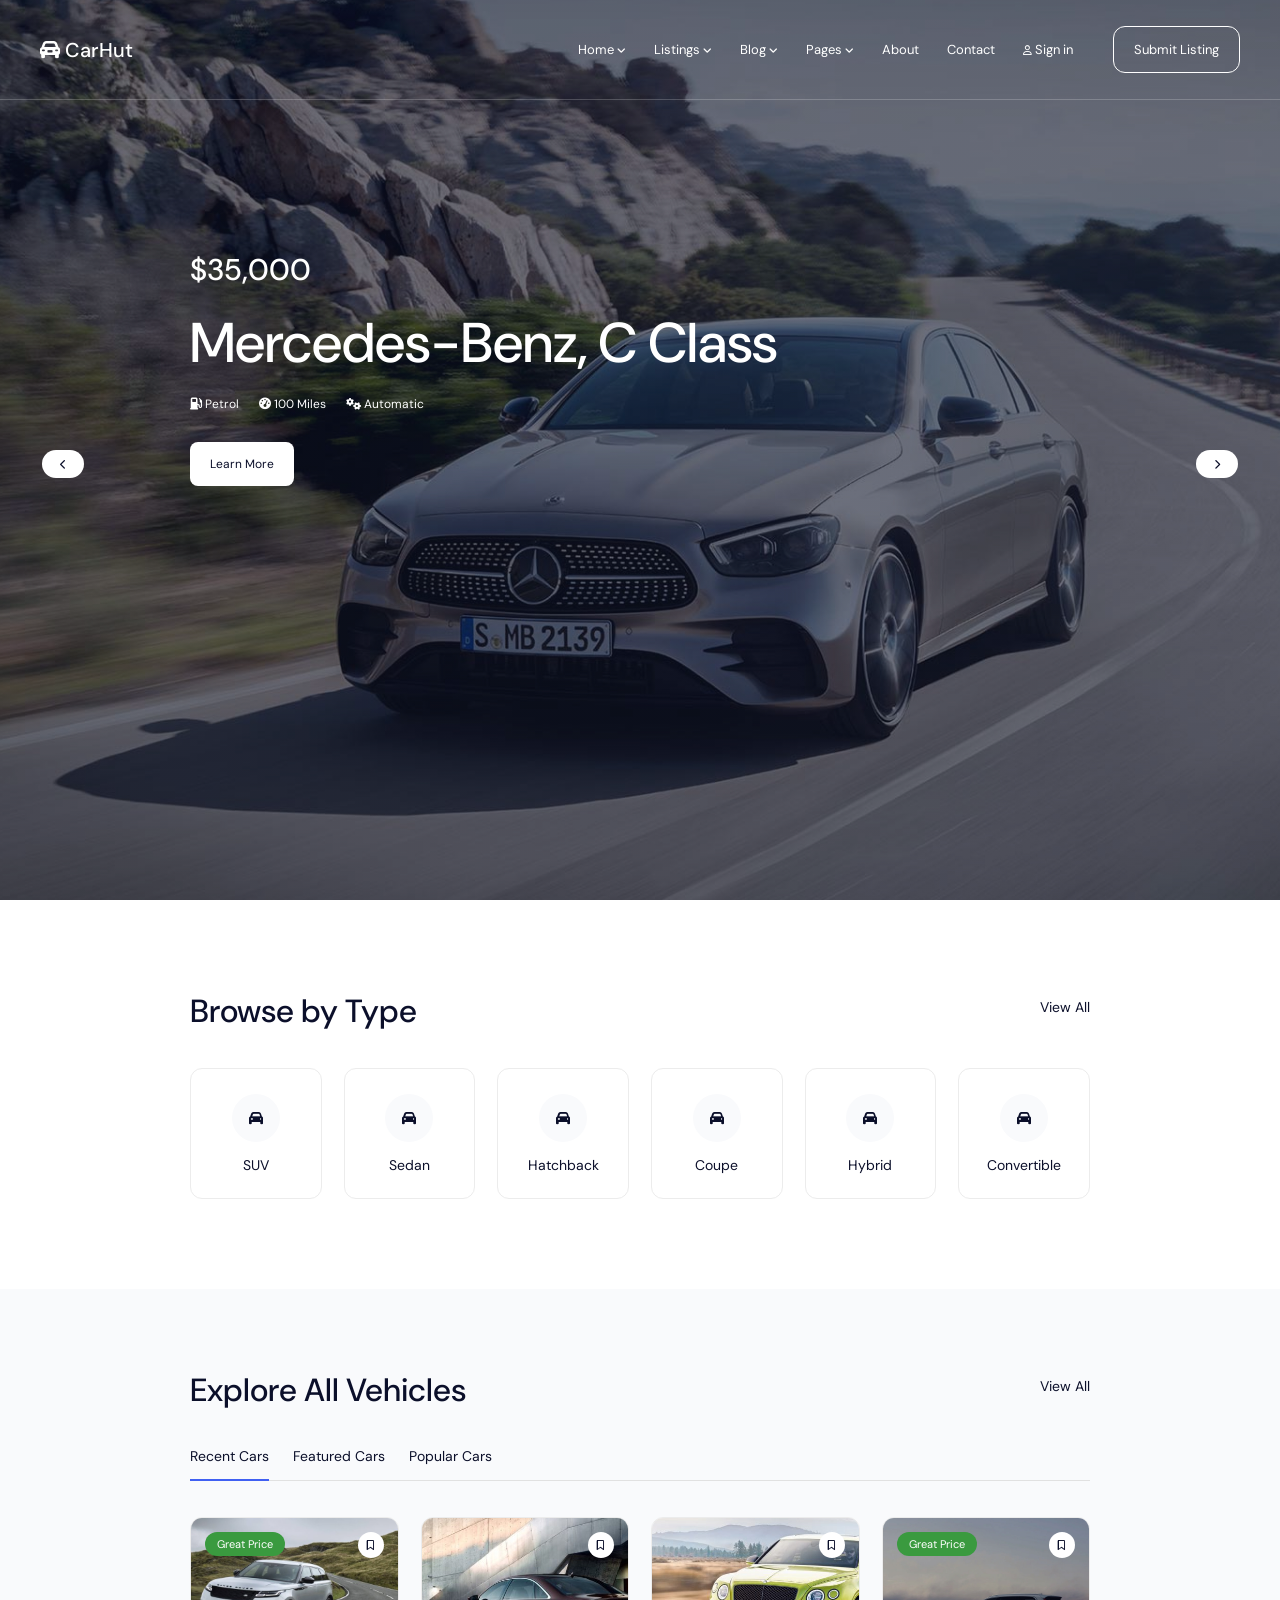
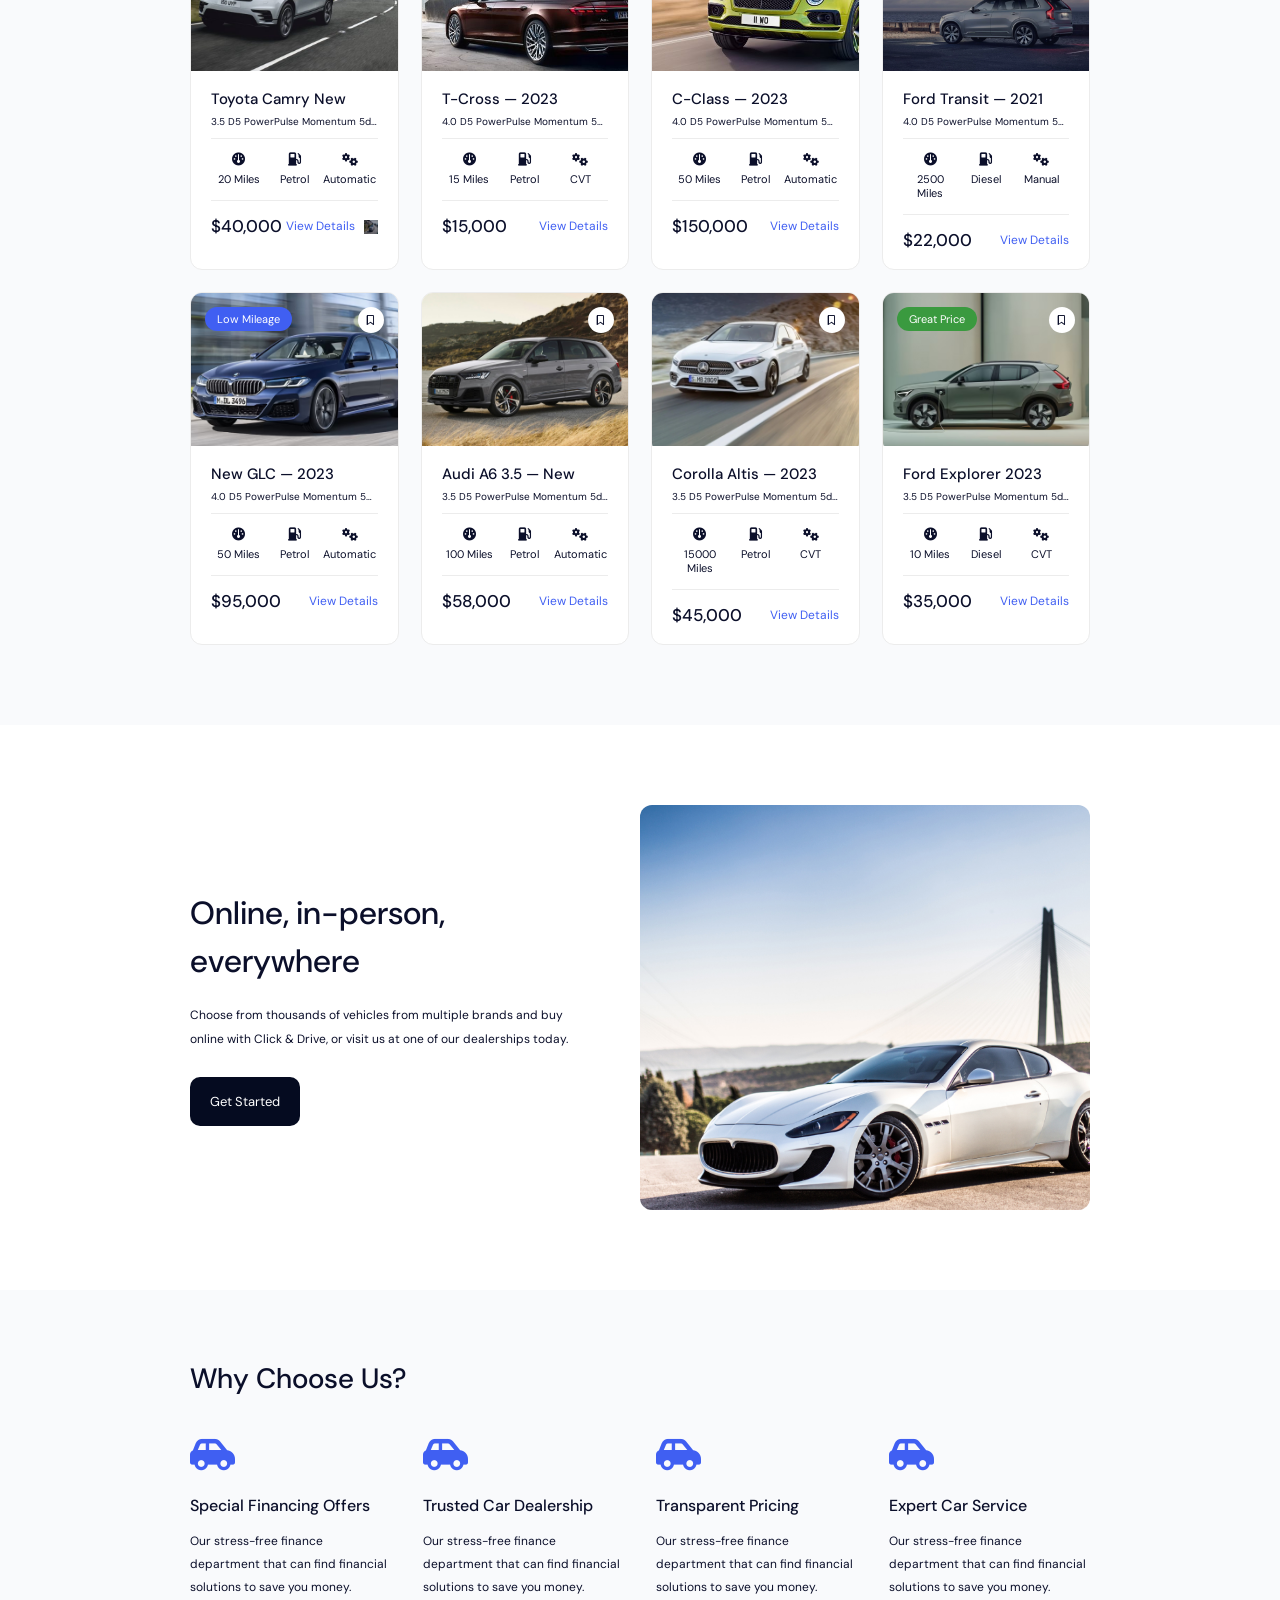
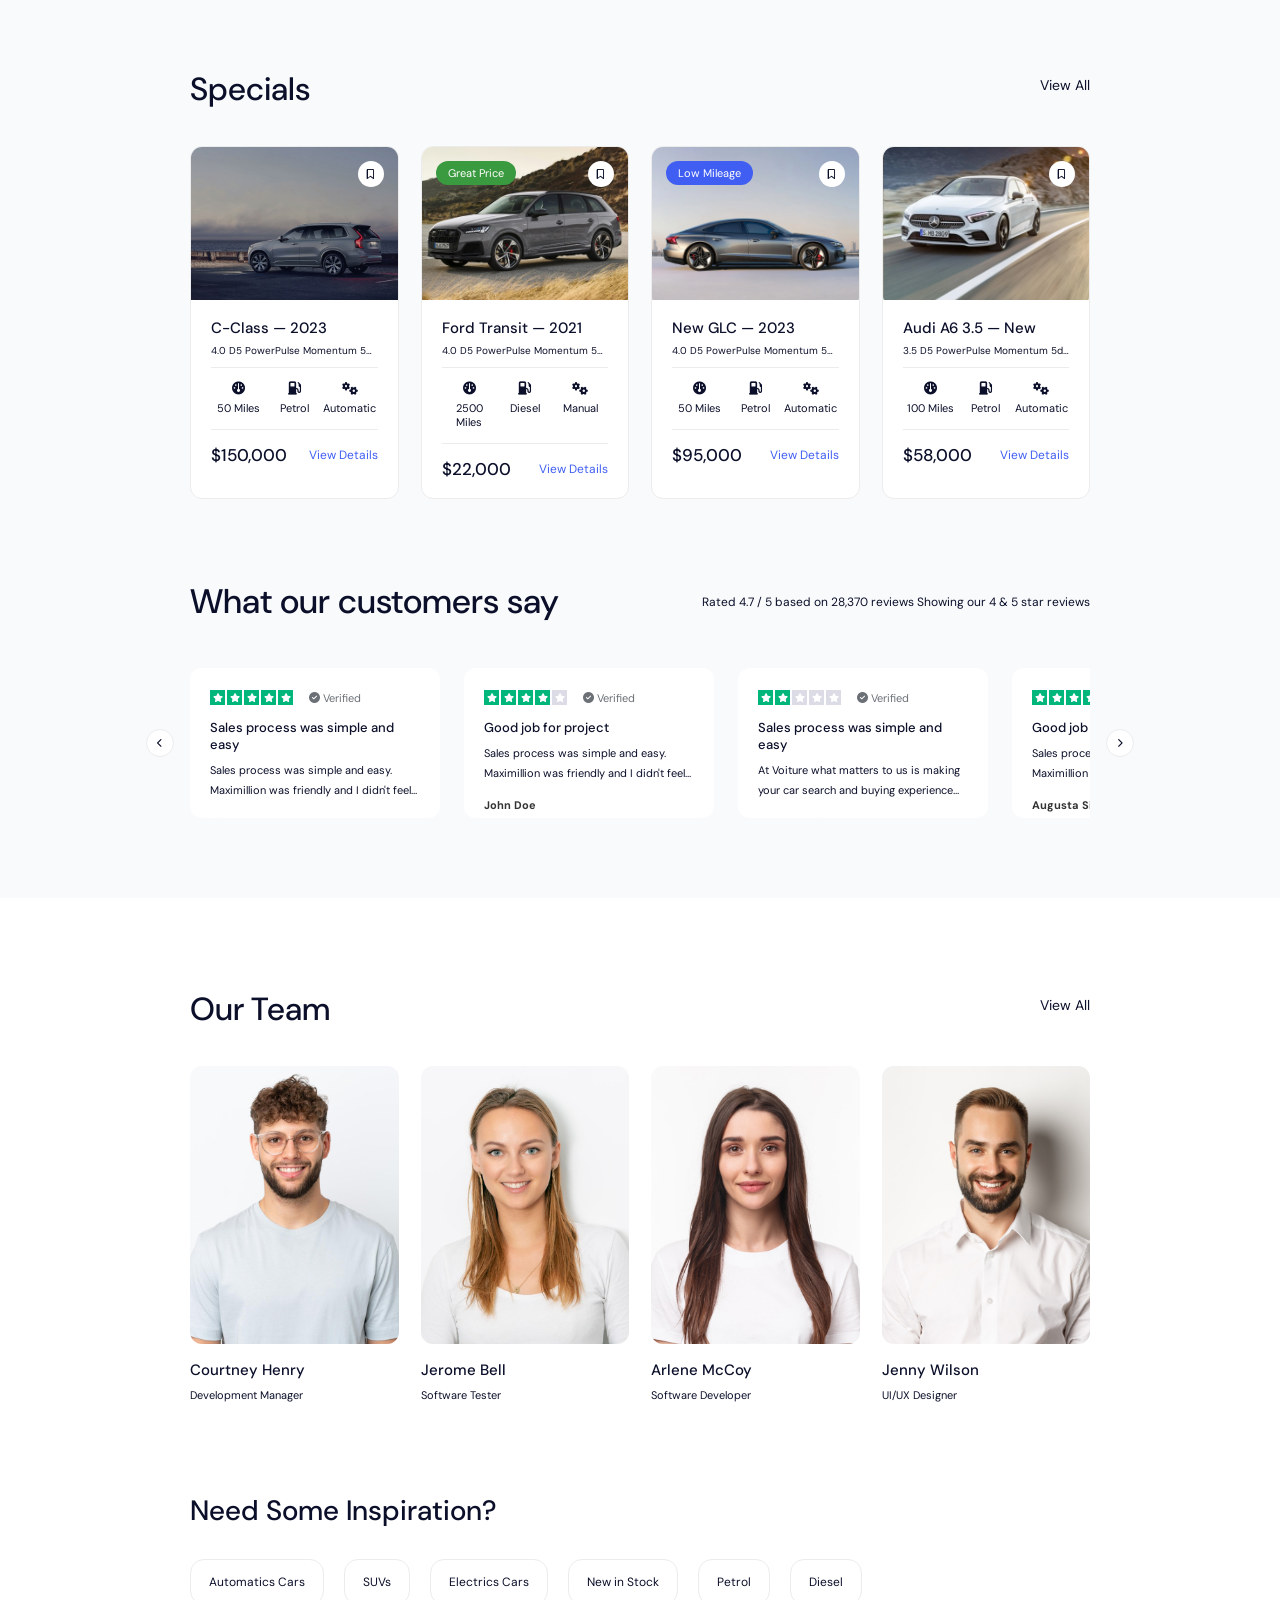
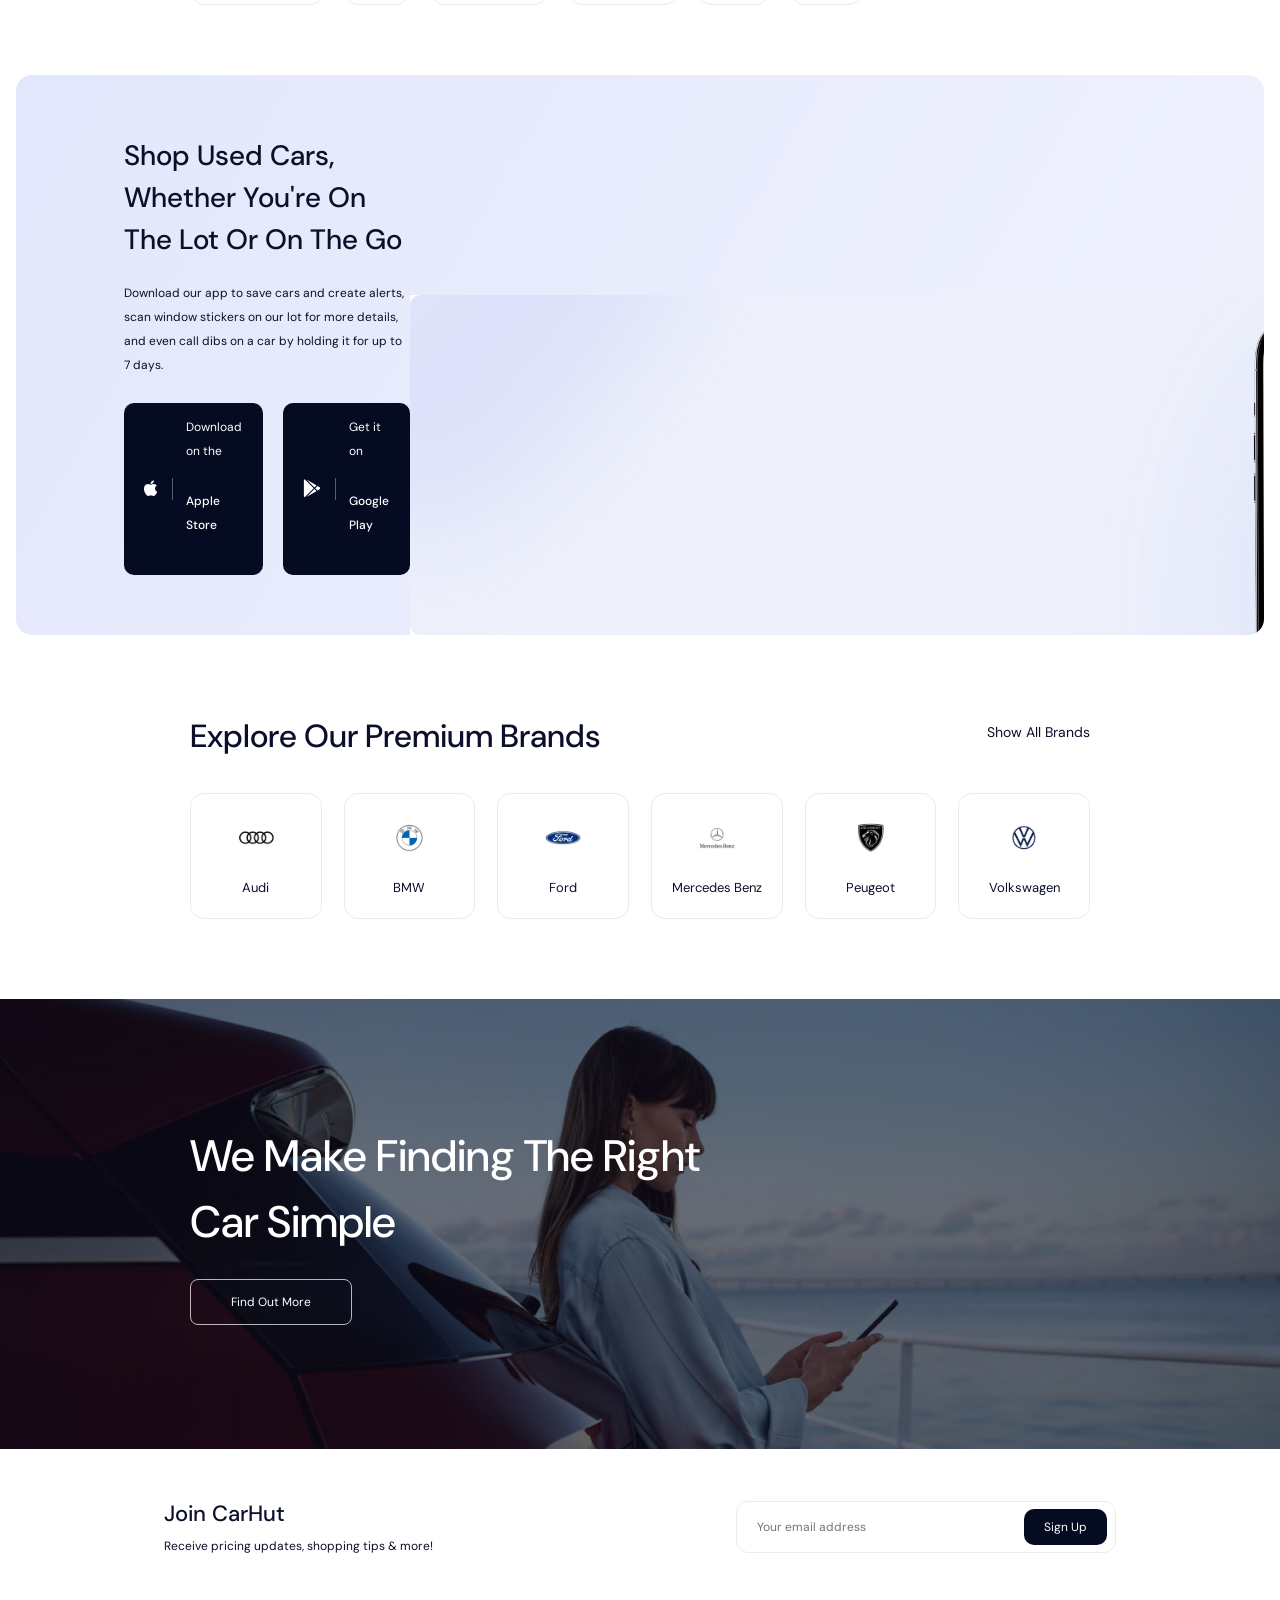
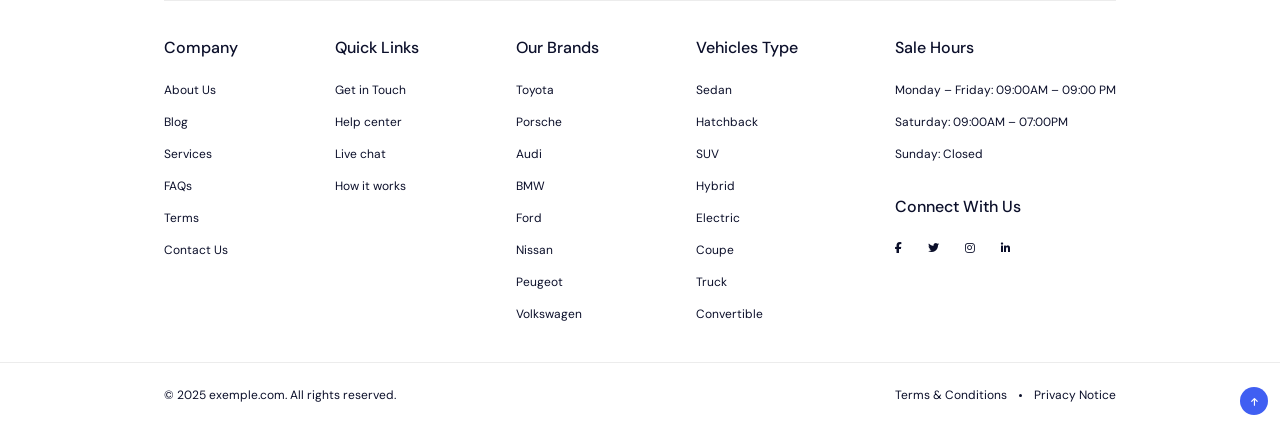
<file: oxrgi figma/oxrgi figma2/oxrgi figma2.html>
<!doctype html>
<html lang="en">
  <head>
    <meta charset="UTF-8" />
    <meta name="viewport" content="width=device-width, initial-scale=1" />
    <title>CarHut</title>
    <link
      rel="stylesheet"
      href="https://cdnjs.cloudflare.com/ajax/libs/font-awesome/6.5.1/css/all.min.css"
    />
    <link
      rel="stylesheet"
      href="https://fonts.googleapis.com/css2?family=DM+Sans:wght@400;500;700&display=swap"
    />
    <link rel="stylesheet" href="./oxrgi figma2.css" />
  </head>
  <body>
    <!-- ===== HERO ===== -->
    <div class="hero">
      <div class="header">
        <a href="#" class="logo"><i class="fa-solid fa-car-rear"></i> CarHut</a>

        <div class="header-right">
          <div class="menu">
            <button class="menu-btn">
              Home <i class="fa-solid fa-angle-down"></i>
            </button>
            <button class="menu-btn">
              Listings <i class="fa-solid fa-angle-down"></i>
            </button>
            <button class="menu-btn">
              Blog <i class="fa-solid fa-angle-down"></i>
            </button>
            <button class="menu-btn">
              Pages <i class="fa-solid fa-angle-down"></i>
            </button>
            <a href="#">About</a>
            <a href="#">Contact</a>
            <a href="#" id="signin-link"
              ><i class="fa-regular fa-user"></i> Sign in</a
            >
          </div>
          <a href="#" class="submit-btn" id="submit-btn">Submit Listing</a>
        </div>
      </div>

      <div class="car-info">
        <p class="price">$35,000</p>
        <h1>Mercedes-Benz, C Class</h1>
        <div class="hero-specs">
          <span><i class="fa-solid fa-gas-pump"></i> Petrol</span>
          <span><i class="fa-solid fa-gauge-high"></i> 100 Miles</span>
          <span><i class="fa-solid fa-gears"></i> Automatic</span>
        </div>
        <a href="#" class="learn-btn">Learn More </a>
      </div>

      <button class="hero-arrow hero-prev">
        <i class="fa-solid fa-chevron-left"></i>
      </button>
      <button class="hero-arrow hero-next">
        <i class="fa-solid fa-chevron-right"></i>
      </button>
    </div>

    <!-- ===== BROWSE BY TYPE ===== -->
    <section class="types">
      <div class="section-head">
        <h2>Browse by Type</h2>
        <a href="#" class="view-all">View All </a>
      </div>

      <div class="type-row">
        <a href="#" class="type-card">
          <span class="type-icon"><i class="fa-solid fa-car"></i></span>
          <p>SUV</p>
        </a>
        <a href="#" class="type-card">
          <span class="type-icon"><i class="fa-solid fa-car"></i></span>
          <p>Sedan</p>
        </a>
        <a href="#" class="type-card">
          <span class="type-icon"><i class="fa-solid fa-car"></i></span>
          <p>Hatchback</p>
        </a>
        <a href="#" class="type-card">
          <span class="type-icon"><i class="fa-solid fa-car"></i></span>
          <p>Coupe</p>
        </a>
        <a href="#" class="type-card">
          <span class="type-icon"><i class="fa-solid fa-car"></i></span>
          <p>Hybrid</p>
        </a>
        <a href="#" class="type-card">
          <span class="type-icon"><i class="fa-solid fa-car"></i></span>
          <p>Convertible</p>
        </a>
      </div>
    </section>

    <!-- ===== EXPLORE ALL VEHICLES ===== -->
    <section class="vehicles grey">
      <div class="section-head">
        <h2>Explore All Vehicles</h2>
        <a href="#" class="view-all">View All </a>
      </div>

      <div class="tabs">
        <button class="active">Recent Cars</button>
        <button>Featured Cars</button>
        <button>Popular Cars</button>
      </div>

      <div class="car-grid">
        <div class="car-card">
          <div
            class="car-photo"
            style="
              background-image: url(./5e04709e6424eb18f47268bd197a88c3bc96dff5.jpg);
            "
          >
            <span class="badge green">Great Price</span>
            <button class="save-btn">
              <i class="fa-regular fa-bookmark"></i>
            </button>
          </div>
          <div class="car-body">
            <h3>Toyota Camry New</h3>
            <p class="car-sub">3.5 D5 PowerPulse Momentum 5dr AW...</p>
            <div class="spec-row">
              <span><i class="fa-solid fa-gauge"></i>20 Miles</span>
              <span><i class="fa-solid fa-gas-pump"></i>Petrol</span>
              <span><i class="fa-solid fa-gears"></i>Automatic</span>
            </div>
            <div class="car-footer">
              <span class="car-price">$40,000</span>
              <a href="#" class="details-link"
                >View Details <img class="arrow" src="./mers.jpg" alt=""
              /></a>
            </div>
          </div>
        </div>

        <div class="car-card">
          <div class="car-photo" style="background-image: url(../n3.jpg)">
            <button class="save-btn">
              <i class="fa-regular fa-bookmark"></i>
            </button>
          </div>
          <div class="car-body">
            <h3>T-Cross — 2023</h3>
            <p class="car-sub">4.0 D5 PowerPulse Momentum 5dr AW...</p>
            <div class="spec-row">
              <span><i class="fa-solid fa-gauge"></i>15 Miles</span>
              <span><i class="fa-solid fa-gas-pump"></i>Petrol</span>
              <span><i class="fa-solid fa-gears"></i>CVT</span>
            </div>
            <div class="car-footer">
              <span class="car-price">$15,000</span>
              <a href="#" class="details-link">View Details </a>
            </div>
          </div>
        </div>

        <div class="car-card">
          <div class="car-photo" style="background-image: url(../n2.jpg)">
            <button class="save-btn">
              <i class="fa-regular fa-bookmark"></i>
            </button>
          </div>
          <div class="car-body">
            <h3>C-Class — 2023</h3>
            <p class="car-sub">4.0 D5 PowerPulse Momentum 5dr AW...</p>
            <div class="spec-row">
              <span><i class="fa-solid fa-gauge"></i>50 Miles</span>
              <span><i class="fa-solid fa-gas-pump"></i>Petrol</span>
              <span><i class="fa-solid fa-gears"></i>Automatic</span>
            </div>
            <div class="car-footer">
              <span class="car-price">$150,000</span>
              <a href="#" class="details-link">View Details </a>
            </div>
          </div>
        </div>

        <div class="car-card">
          <div class="car-photo" style="background-image: url(../salom/1.jpg)">
            <span class="badge green">Great Price</span>
            <button class="save-btn">
              <i class="fa-regular fa-bookmark"></i>
            </button>
          </div>
          <div class="car-body">
            <h3>Ford Transit — 2021</h3>
            <p class="car-sub">4.0 D5 PowerPulse Momentum 5dr AW...</p>
            <div class="spec-row">
              <span><i class="fa-solid fa-gauge"></i>2500 Miles</span>
              <span><i class="fa-solid fa-gas-pump"></i>Diesel</span>
              <span><i class="fa-solid fa-gears"></i>Manual</span>
            </div>
            <div class="car-footer">
              <span class="car-price">$22,000</span>
              <a href="#" class="details-link">View Details </a>
            </div>
          </div>
        </div>

        <div class="car-card">
          <div class="car-photo" style="background-image: url(../salom/2.jpg)">
            <span class="badge blue">Low Mileage</span>
            <button class="save-btn">
              <i class="fa-regular fa-bookmark"></i>
            </button>
          </div>
          <div class="car-body">
            <h3>New GLC — 2023</h3>
            <p class="car-sub">4.0 D5 PowerPulse Momentum 5dr AW...</p>
            <div class="spec-row">
              <span><i class="fa-solid fa-gauge"></i>50 Miles</span>
              <span><i class="fa-solid fa-gas-pump"></i>Petrol</span>
              <span><i class="fa-solid fa-gears"></i>Automatic</span>
            </div>
            <div class="car-footer">
              <span class="car-price">$95,000</span>
              <a href="#" class="details-link">View Details</a>
            </div>
          </div>
        </div>

        <div class="car-card">
          <div class="car-photo" style="background-image: url(../salom/3.jpg)">
            <button class="save-btn">
              <i class="fa-regular fa-bookmark"></i>
            </button>
          </div>
          <div class="car-body">
            <h3>Audi A6 3.5 — New</h3>
            <p class="car-sub">3.5 D5 PowerPulse Momentum 5dr AW...</p>
            <div class="spec-row">
              <span><i class="fa-solid fa-gauge"></i>100 Miles</span>
              <span><i class="fa-solid fa-gas-pump"></i>Petrol</span>
              <span><i class="fa-solid fa-gears"></i>Automatic</span>
            </div>
            <div class="car-footer">
              <span class="car-price">$58,000</span>
              <a href="#" class="details-link">View Details </a>
            </div>
          </div>
        </div>

        <div class="car-card">
          <div class="car-photo" style="background-image: url(../salom/5.jpg)">
            <button class="save-btn">
              <i class="fa-regular fa-bookmark"></i>
            </button>
          </div>
          <div class="car-body">
            <h3>Corolla Altis — 2023</h3>
            <p class="car-sub">3.5 D5 PowerPulse Momentum 5dr AW...</p>
            <div class="spec-row">
              <span><i class="fa-solid fa-gauge"></i>15000 Miles</span>
              <span><i class="fa-solid fa-gas-pump"></i>Petrol</span>
              <span><i class="fa-solid fa-gears"></i>CVT</span>
            </div>
            <div class="car-footer">
              <span class="car-price">$45,000</span>
              <a href="#" class="details-link">View Details </a>
            </div>
          </div>
        </div>

        <div class="car-card">
          <div class="car-photo" style="background-image: url(../salom/6.jpg)">
            <span class="badge green">Great Price</span>
            <button class="save-btn">
              <i class="fa-regular fa-bookmark"></i>
            </button>
          </div>
          <div class="car-body">
            <h3>Ford Explorer 2023</h3>
            <p class="car-sub">3.5 D5 PowerPulse Momentum 5dr AW...</p>
            <div class="spec-row">
              <span><i class="fa-solid fa-gauge"></i>10 Miles</span>
              <span><i class="fa-solid fa-gas-pump"></i>Diesel</span>
              <span><i class="fa-solid fa-gears"></i>CVT</span>
            </div>
            <div class="car-footer">
              <span class="car-price">$35,000</span>
              <a href="#" class="details-link">View Details </a>
            </div>
          </div>
        </div>
      </div>
    </section>

    <!-- ===== ONLINE, IN-PERSON ===== -->
    <section class="online">
      <div class="online-text">
        <h2>Online, in-person, everywhere</h2>
        <p>
          Choose from thousands of vehicles from multiple brands and buy online
          with Click &amp; Drive, or visit us at one of our dealerships today.
        </p>
        <a href="#" class="dark-btn">Get Started </a>
      </div>
      <img
        class="online-photo"
        src="./aa0c09aaa9c2ae00c370dfc4f57fef810bca09f7.jpg"
        alt="Car"
      />
    </section>

    <!-- ===== WHY CHOOSE US ===== -->
    <section class="why grey">
      <h2>Why Choose Us?</h2>
      <div class="why-grid">
        <div class="why-item">
          <i class="fa-solid fa-car-side"></i>
          <h4>Special Financing Offers</h4>
          <p>
            Our stress-free finance department that can find financial solutions
            to save you money.
          </p>
        </div>
        <div class="why-item">
          <i class="fa-solid fa-car-side"></i>
          <h4>Trusted Car Dealership</h4>
          <p>
            Our stress-free finance department that can find financial solutions
            to save you money.
          </p>
        </div>
        <div class="why-item">
          <i class="fa-solid fa-car-side"></i>
          <h4>Transparent Pricing</h4>
          <p>
            Our stress-free finance department that can find financial solutions
            to save you money.
          </p>
        </div>
        <div class="why-item">
          <i class="fa-solid fa-car-side"></i>
          <h4>Expert Car Service</h4>
          <p>
            Our stress-free finance department that can find financial solutions
            to save you money.
          </p>
        </div>
      </div>
    </section>

    <!-- ===== SPECIALS ===== -->
    <section class="specials grey">
      <div class="section-head">
        <h2>Specials</h2>
        <a href="#" class="view-all">View All </a>
      </div>

      <div class="car-grid">
        <div class="car-card">
          <div class="car-photo" style="background-image: url(../salom/1.jpg)">
            <button class="save-btn">
              <i class="fa-regular fa-bookmark"></i>
            </button>
          </div>
          <div class="car-body">
            <h3>C-Class — 2023</h3>
            <p class="car-sub">4.0 D5 PowerPulse Momentum 5dr AW...</p>
            <div class="spec-row">
              <span><i class="fa-solid fa-gauge"></i>50 Miles</span>
              <span><i class="fa-solid fa-gas-pump"></i>Petrol</span>
              <span><i class="fa-solid fa-gears"></i>Automatic</span>
            </div>
            <div class="car-footer">
              <span class="car-price">$150,000</span>
              <a href="#" class="details-link">View Details </a>
            </div>
          </div>
        </div>

        <div class="car-card">
          <div class="car-photo" style="background-image: url(../salom/3.jpg)">
            <span class="badge green">Great Price</span>
            <button class="save-btn">
              <i class="fa-regular fa-bookmark"></i>
            </button>
          </div>
          <div class="car-body">
            <h3>Ford Transit — 2021</h3>
            <p class="car-sub">4.0 D5 PowerPulse Momentum 5dr AW...</p>
            <div class="spec-row">
              <span><i class="fa-solid fa-gauge"></i>2500 Miles</span>
              <span><i class="fa-solid fa-gas-pump"></i>Diesel</span>
              <span><i class="fa-solid fa-gears"></i>Manual</span>
            </div>
            <div class="car-footer">
              <span class="car-price">$22,000</span>
              <a href="#" class="details-link">View Details </a>
            </div>
          </div>
        </div>

        <div class="car-card">
          <div class="car-photo" style="background-image: url(../salom/4.jpg)">
            <span class="badge blue">Low Mileage</span>
            <button class="save-btn">
              <i class="fa-regular fa-bookmark"></i>
            </button>
          </div>
          <div class="car-body">
            <h3>New GLC — 2023</h3>
            <p class="car-sub">4.0 D5 PowerPulse Momentum 5dr AW...</p>
            <div class="spec-row">
              <span><i class="fa-solid fa-gauge"></i>50 Miles</span>
              <span><i class="fa-solid fa-gas-pump"></i>Petrol</span>
              <span><i class="fa-solid fa-gears"></i>Automatic</span>
            </div>
            <div class="car-footer">
              <span class="car-price">$95,000</span>
              <a href="#" class="details-link">View Details </a>
            </div>
          </div>
        </div>

        <div class="car-card">
          <div class="car-photo" style="background-image: url(../salom/5.jpg)">
            <button class="save-btn">
              <i class="fa-regular fa-bookmark"></i>
            </button>
          </div>
          <div class="car-body">
            <h3>Audi A6 3.5 — New</h3>
            <p class="car-sub">3.5 D5 PowerPulse Momentum 5dr AW...</p>
            <div class="spec-row">
              <span><i class="fa-solid fa-gauge"></i>100 Miles</span>
              <span><i class="fa-solid fa-gas-pump"></i>Petrol</span>
              <span><i class="fa-solid fa-gears"></i>Automatic</span>
            </div>
            <div class="car-footer">
              <span class="car-price">$58,000</span>
              <a href="#" class="details-link">View Details </a>
            </div>
          </div>
        </div>
      </div>
    </section>

    <!-- ===== REVIEWS ===== -->
    <section class="reviews grey">
      <div class="review-head">
        <h2>What our customers say</h2>
        <p class="review-rate">
          Rated 4.7 / 5 based on 28,370 reviews Showing our 4 &amp; 5 star
          reviews
        </p>
      </div>

      <div class="review-wrap">
        <button class="review-btn review-left" id="review-prev">
          <i class="fa-solid fa-chevron-left"></i>
        </button>

        <div class="review-rail" id="review-rail">
          <div class="review-card">
            <div class="review-top">
              <div class="stars">
                <span class="star"><i class="fa-solid fa-star"></i></span
                ><span class="star"><i class="fa-solid fa-star"></i></span
                ><span class="star"><i class="fa-solid fa-star"></i></span
                ><span class="star"><i class="fa-solid fa-star"></i></span
                ><span class="star"><i class="fa-solid fa-star"></i></span>
              </div>
              <span class="verified"
                ><i class="fa-solid fa-circle-check"></i> Verified</span
              >
            </div>
            <h4>Sales process was simple and easy</h4>
            <p>
              Sales process was simple and easy. Maximillion was friendly and I
              didn't feel pressured at all.
            </p>
            <span class="review-name">Ali Tufan</span>
          </div>

          <div class="review-card">
            <div class="review-top">
              <div class="stars">
                <span class="star"><i class="fa-solid fa-star"></i></span
                ><span class="star"><i class="fa-solid fa-star"></i></span
                ><span class="star"><i class="fa-solid fa-star"></i></span
                ><span class="star"><i class="fa-solid fa-star"></i></span
                ><span class="star off"><i class="fa-solid fa-star"></i></span>
              </div>
              <span class="verified"
                ><i class="fa-solid fa-circle-check"></i> Verified</span
              >
            </div>
            <h4>Good job for project</h4>
            <p>
              Sales process was simple and easy. Maximillion was friendly and I
              didn't feel pressured at all.
            </p>
            <span class="review-name">John Doe</span>
          </div>

          <div class="review-card">
            <div class="review-top">
              <div class="stars">
                <span class="star"><i class="fa-solid fa-star"></i></span
                ><span class="star"><i class="fa-solid fa-star"></i></span
                ><span class="star off"><i class="fa-solid fa-star"></i></span
                ><span class="star off"><i class="fa-solid fa-star"></i></span
                ><span class="star off"><i class="fa-solid fa-star"></i></span>
              </div>
              <span class="verified"
                ><i class="fa-solid fa-circle-check"></i> Verified</span
              >
            </div>
            <h4>Sales process was simple and easy</h4>
            <p>
              At Voiture what matters to us is making your car search and buying
              experience easy.
            </p>
            <span class="review-name">Brooklyn Simmons</span>
          </div>

          <div class="review-card">
            <div class="review-top">
              <div class="stars">
                <span class="star"><i class="fa-solid fa-star"></i></span
                ><span class="star"><i class="fa-solid fa-star"></i></span
                ><span class="star"><i class="fa-solid fa-star"></i></span
                ><span class="star"><i class="fa-solid fa-star"></i></span
                ><span class="star"><i class="fa-solid fa-star"></i></span>
              </div>
              <span class="verified"
                ><i class="fa-solid fa-circle-check"></i> Verified</span
              >
            </div>
            <h4>Good job for project</h4>
            <p>
              Sales process was simple and easy. Maximillion was friendly and I
              didn't feel pressured at all.
            </p>
            <span class="review-name">Augusta Silva</span>
          </div>

          <div class="review-card">
            <div class="review-top">
              <div class="stars">
                <span class="star"><i class="fa-solid fa-star"></i></span
                ><span class="star"><i class="fa-solid fa-star"></i></span
                ><span class="star"><i class="fa-solid fa-star"></i></span
                ><span class="star"><i class="fa-solid fa-star"></i></span
                ><span class="star"><i class="fa-solid fa-star"></i></span>
              </div>
              <span class="verified"
                ><i class="fa-solid fa-circle-check"></i> Verified</span
              >
            </div>
            <h4>Sales process was simple and easy</h4>
            <p>
              Sales process was simple and easy. Maximillion was friendly and I
              didn't feel pressured at all.
            </p>
            <span class="review-name">Jack Graham</span>
          </div>
        </div>

        <button class="review-btn review-right" id="review-next">
          <i class="fa-solid fa-chevron-right"></i>
        </button>
      </div>
    </section>

    <!-- ===== OUR TEAM ===== -->
    <section class="team">
      <div class="section-head">
        <h2>Our Team</h2>
        <a href="#" class="view-all">View All </a>
      </div>

      <div class="team-row">
        <div class="team-card">
          <img src="./erkak2.jpg" alt="Courtney Henry" />
          <h4>Courtney Henry</h4>
          <p>Development Manager</p>
        </div>
        <div class="team-card">
          <img src="./qz.jpg" alt="Jerome Bell" />
          <h4>Jerome Bell</h4>
          <p>Software Tester</p>
        </div>
        <div class="team-card">
          <img src="./qz2.jpg" alt="Arlene McCoy" />
          <h4>Arlene McCoy</h4>
          <p>Software Developer</p>
        </div>
        <div class="team-card">
          <img src="./erkak.jpg" alt="Jenny Wilson" />
          <h4>Jenny Wilson</h4>
          <p>UI/UX Designer</p>
        </div>
      </div>
    </section>

    <!-- ===== INSPIRATION ===== -->
    <section class="inspiration">
      <h2>Need Some Inspiration?</h2>
      <div class="pill-row">
        <a href="#" class="pill">Automatics Cars</a>
        <a href="#" class="pill">SUVs</a>
        <a href="#" class="pill">Electrics Cars</a>
        <a href="#" class="pill">New in Stock</a>
        <a href="#" class="pill">Petrol</a>
        <a href="#" class="pill">Diesel</a>
      </div>
    </section>

    <!-- ===== APP ===== -->
    <section class="app">
      <div class="app-box">
        <div class="app-text">
          <h2>Shop Used Cars, Whether You're On The Lot Or On The Go</h2>
          <p>
            Download our app to save cars and create alerts, scan window
            stickers on our lot for more details, and even call dibs on a car by
            holding it for up to 7 days.
          </p>

          <div class="app-btns">
            <a href="#" class="app-btn">
              <i class="fa-brands fa-apple"></i>
              <span class="app-line"></span>
              <div>
                <p class="app-small">Download on the</p>
                <p class="app-big">Apple Store</p>
              </div>
            </a>
            <a href="#" class="app-btn">
              <i class="fa-brands fa-google-play"></i>
              <span class="app-line"></span>
              <div>
                <p class="app-small">Get it on</p>
                <p class="app-big">Google Play</p>
              </div>
            </a>
          </div>
        </div>

        <img class="app-phone" src="./tlefon.jpg" alt="App" />
      </div>
    </section>

    <!-- ===== PREMIUM BRANDS ===== -->
    <section class="brands">
      <div class="section-head">
        <h2>Explore Our Premium Brands</h2>
        <a href="#" class="view-all">Show All Brands </a>
      </div>

      <div class="brand-row">
        <a href="#" class="brand-card">
          <img src="../avdiyo.jpg" alt="Audi" />
          <p>Audi</p>
        </a>
        <a href="#" class="brand-card">
          <img src="../bmw.jpg" alt="BMW" />
          <p>BMW</p>
        </a>
        <a href="#" class="brand-card">
          <img src="../buzulgan.jpg" alt="Ford" />
          <p>Ford</p>
        </a>
        <a href="#" class="brand-card">
          <img src="../mers.jpg" alt="Mercedes Benz" />
          <p>Mercedes Benz</p>
        </a>
        <a href="#" class="brand-card">
          <img src="../bugatdi.jpg" alt="Peugeot" />
          <p>Peugeot</p>
        </a>
        <a href="#" class="brand-card">
          <img src="../men.jpg" alt="Volkswagen" />
          <p>Volkswagen</p>
        </a>
      </div>
    </section>

    <!-- ===== BANNER ===== -->
    <section class="banner">
      <div class="banner-text">
        <h2>We Make Finding The Right Car Simple</h2>
        <a href="#" class="outline-btn">Find Out More </a>
      </div>
    </section>

    <!-- ===== SIGN IN MODAL ===== -->
    <div class="modal" id="login-modal">
      <div class="modal-box">
        <button class="close-btn" id="close-btn">×</button>

        <h2>Sign in</h2>
        <p class="modal-text">Please sign in to submit your listing.</p>

        <form id="login-form">
          <input type="text" placeholder="Email or username" required />
          <input type="password" placeholder="Password" required />
          <button type="submit" class="login-btn">Sign In</button>
        </form>
      </div>
    </div>

    <!-- ===== FOOTER ===== -->
    <footer class="footer">
      <div class="footer-in">
        <div class="footer-top">
          <div class="footer-about">
            <h3>Join CarHut</h3>
            <p>Receive pricing updates, shopping tips &amp; more!</p>
          </div>

          <div class="footer-join">
            <input type="text" placeholder="Your email address" />
            <button class="signup-btn">Sign Up</button>
          </div>
        </div>

        <div class="footer-cols">
          <div class="footer-col">
            <h4>Company</h4>
            <a href="#">About Us</a>
            <a href="#">Blog</a>
            <a href="#">Services</a>
            <a href="#">FAQs</a>
            <a href="#">Terms</a>
            <a href="#">Contact Us</a>
          </div>
          <div class="footer-col">
            <h4>Quick Links</h4>
            <a href="#">Get in Touch</a>
            <a href="#">Help center</a>
            <a href="#">Live chat</a>
            <a href="#">How it works</a>
          </div>
          <div class="footer-col">
            <h4>Our Brands</h4>
            <a href="#">Toyota</a>
            <a href="#">Porsche</a>
            <a href="#">Audi</a>
            <a href="#">BMW</a>
            <a href="#">Ford</a>
            <a href="#">Nissan</a>
            <a href="#">Peugeot</a>
            <a href="#">Volkswagen</a>
          </div>
          <div class="footer-col">
            <h4>Vehicles Type</h4>
            <a href="#">Sedan</a>
            <a href="#">Hatchback</a>
            <a href="#">SUV</a>
            <a href="#">Hybrid</a>
            <a href="#">Electric</a>
            <a href="#">Coupe</a>
            <a href="#">Truck</a>
            <a href="#">Convertible</a>
          </div>
          <div class="footer-col footer-last">
            <h4>Sale Hours</h4>
            <p>Monday – Friday: 09:00AM – 09:00 PM</p>
            <p>Saturday: 09:00AM – 07:00PM</p>
            <p>Sunday: Closed</p>

            <h4 class="connect">Connect With Us</h4>
            <div class="socials">
              <a href="#"><i class="fa-brands fa-facebook-f"></i></a>
              <a href="#"><i class="fa-brands fa-twitter"></i></a>
              <a href="#"><i class="fa-brands fa-instagram"></i></a>
              <a href="#"><i class="fa-brands fa-linkedin-in"></i></a>
            </div>
          </div>
        </div>
      </div>

      <div class="footer-bottom">
        <div class="footer-bottom-in">
          <p>© 2025 exemple.com. All rights reserved.</p>
          <div class="footer-bottom-links">
            <a href="#">Terms &amp; Conditions</a>
            <span class="dot"></span>
            <a href="#">Privacy Notice</a>
          </div>
        </div>
      </div>

      <a href="#" class="to-top"><i class="fa-solid fa-arrow-up"></i></a>
    </footer>

    <script src="./oxrgi figma.js"></script>
  </body>
</html>
</file>
<file: oxrgi figma/oxrgi figma2/oxrgi figma2.css>
/* ---------- O'zgaruvchi (yon bo'sh joy) ---------- */

:root {
  --side: 190px;
}

* {
  margin: 0;
  padding: 0;
  box-sizing: border-box;
}

html {
  scroll-behavior: smooth;
}

body {
  font-family: "DM Sans", sans-serif;
  overflow-x: hidden;
  color: #0b0f2a;
}

a {
  color: inherit;
  text-decoration: none;
}

button {
  font-family: inherit;
}

button:focus,
a:focus {
  outline: none;
}

button,
a {
  -webkit-tap-highlight-color: transparent;
}

.grey {
  background-color: #f9fafc;
}

.arrow {
  width: 14px;
  height: 14px;
  margin-left: 6px;
  vertical-align: middle;
}

/* ---------- Hero ---------- */

.hero {
  position: relative;
  height: 100vh;
  min-height: 650px;
  color: white;
  background-image: linear-gradient(rgba(20, 25, 45, 0.35), rgba(20, 25, 45, 0.35)), url(./mers.jpg);
  background-size: cover;
  background-position: center;
}

.header {
  display: flex;
  justify-content: space-between;
  align-items: center;
  padding: 26px 40px;
  font-size: 13px;
  border-bottom: 1px solid rgba(255, 255, 255, 0.2);
}

.logo {
  font-size: 20px;
  font-weight: 500;
}

.header-right {
  display: flex;
  align-items: center;
  gap: 40px;
}

.menu {
  display: flex;
  align-items: center;
  gap: 28px;
}

.menu-btn {
  background: none;
  border: none;
  color: white;
  font-size: 13px;
  cursor: pointer;
}

.menu i {
  font-size: 10px;
}

.submit-btn {
  border: 1px solid white;
  border-radius: 12px;
  padding: 14px 20px;
  font-size: 13px;
}

.car-info {
  position: absolute;
  left: 190px;
  top: 250px;
}

.car-info .price {
  font-size: 30px;
  font-weight: 500;
  margin-bottom: 20px;
}

.car-info h1 {
  font-size: 56px;
  font-weight: 500;
  line-height: 1.2;
}

.hero-specs {
  display: flex;
  gap: 20px;
  margin: 20px 0 30px;
  font-size: 12px;
}

.learn-btn {
  display: inline-block;
  padding: 14px 20px;
  background-color: white;
  color: #0b0f2a;
  border-radius: 8px;
  font-size: 12px;
}

.hero-arrow {
  position: absolute;
  top: 50%;
  width: 42px;
  height: 28px;
  border: none;
  border-radius: 20px;
  background-color: white;
  color: #0b0f2a;
  font-size: 10px;
  cursor: pointer;
}

.hero-prev {
  left: 42px;
}

.hero-next {
  right: 42px;
}

/* ---------- Umumiy qismlar ---------- */

.section-head {
  display: flex;
  justify-content: space-between;
  align-items: flex-start;
  margin-bottom: 36px;
}

.section-head h2,
.why h2,
.inspiration h2 {
  font-size: 32px;
  font-weight: 500;
}

.view-all {
  font-size: 14px;
  margin-top: 8px;
}

.dark-btn {
  display: inline-block;
  padding: 16px 20px;
  background-color: #050b20;
  color: white;
  border-radius: 10px;
  font-size: 13px;
}

.dark-btn .arrow,
.outline-btn .arrow {
  filter: invert(1);
}

/* ---------- Browse by Type ---------- */

.types {
  padding: 90px var(--side) 90px;
}

.type-row {
  display: grid;
  grid-template-columns: repeat(6, 1fr);
  gap: 22px;
}

.type-card {
  height: 131px;
  display: flex;
  flex-direction: column;
  align-items: center;
  justify-content: center;
  gap: 14px;
  border: 1px solid #ececec;
  border-radius: 12px;
  font-size: 14px;
}

.type-icon {
  width: 48px;
  height: 48px;
  display: flex;
  align-items: center;
  justify-content: center;
  border-radius: 50%;
  background-color: #f9fafc;
}

.type-icon img {
  width: 26px;
  height: 26px;
  object-fit: contain;
}

/* ---------- Mashina kartalari ---------- */

.vehicles {
  padding: 80px var(--side) 80px;
}

.specials {
  padding: 0 var(--side) 80px;
}

.tabs {
  display: flex;
  gap: 24px;
  margin-bottom: 36px;
  border-bottom: 1px solid #e1e1e1;
}

.tabs button {
  background: none;
  border: none;
  border-bottom: 2px solid transparent;
  margin-bottom: -1px;
  padding-bottom: 14px;
  font-size: 14px;
  color: #0b0f2a;
  cursor: pointer;
}

.tabs button.active {
  border-bottom-color: #405ff2;
}

.car-grid {
  display: grid;
  grid-template-columns: repeat(4, 1fr);
  gap: 22px;
}

.car-card {
  background-color: white;
  border: 1px solid #ececec;
  border-radius: 12px;
  overflow: hidden;
}

.car-photo {
  position: relative;
  height: 153px;
  background-size: cover;
  background-position: center;
}

.badge {
  position: absolute;
  top: 14px;
  left: 14px;
  color: white;
  font-size: 11px;
  padding: 5px 12px;
  border-radius: 20px;
}

.badge.green {
  background-color: #3a9a3f;
}

.badge.blue {
  background-color: #405ff2;
}

.save-btn {
  position: absolute;
  top: 14px;
  right: 14px;
  width: 26px;
  height: 26px;
  border: none;
  border-radius: 50%;
  background-color: white;
  color: #0b0f2a;
  font-size: 10px;
  cursor: pointer;
}

.car-body {
  padding: 18px 20px;
}

.car-body h3 {
  font-size: 15px;
  font-weight: 500;
  margin-bottom: 6px;
}

.car-sub {
  font-size: 10px;
  padding-bottom: 10px;
  margin-bottom: 14px;
  border-bottom: 1px solid #ececec;
  white-space: nowrap;
  overflow: hidden;
  text-overflow: ellipsis;
}

.spec-row {
  display: flex;
  justify-content: space-between;
  padding-bottom: 14px;
  margin-bottom: 14px;
  border-bottom: 1px solid #ececec;
  font-size: 11px;
}

.spec-row span {
  flex: 1;
  text-align: center;
}

.spec-row i {
  display: block;
  font-size: 13px;
  margin-bottom: 6px;
}

.car-footer {
  display: flex;
  justify-content: space-between;
  align-items: center;
}

.car-price {
  font-size: 17px;
  font-weight: 500;
}

.details-link {
  color: #405ff2;
  font-size: 12px;
}

/* ---------- Online, in-person ---------- */

.online {
  display: flex;
  align-items: center;
  gap: 60px;
  padding: 80px var(--side);
}

.online-text {
  flex: 1;
}

.online-text h2 {
  font-size: 32px;
  font-weight: 500;
  line-height: 1.5;
  max-width: 300px;
  margin-bottom: 18px;
}

.online-text p {
  max-width: 420px;
  font-size: 12px;
  line-height: 2;
  margin-bottom: 26px;
}

.online-photo {
  flex: 1;
  width: 50%;
  height: 405px;
  object-fit: cover;
  border-radius: 12px;
}

/* ---------- Why Choose Us ---------- */

.why {
  padding: 70px var(--side) 70px;
}

.why h2 {
  font-size: 28px;
  margin-bottom: 40px;
}

.why-grid {
  display: grid;
  grid-template-columns: repeat(4, 1fr);
  gap: 32px;
}

.why-item i {
  display: block;
  font-size: 36px;
  color: #405ff2;
  margin-bottom: 22px;
}

.why-item h4 {
  font-size: 16px;
  font-weight: 500;
  margin-bottom: 14px;
}

.why-item p {
  font-size: 12px;
  line-height: 1.9;
}

/* ---------- Reviews ---------- */

.reviews {
  padding: 0 var(--side) 80px;
}

.review-head {
  display: flex;
  justify-content: space-between;
  align-items: center;
  flex-wrap: wrap;
  gap: 12px 40px;
  margin-bottom: 44px;
}

.review-head h2 {
  font-size: 34px;
  font-weight: 500;
}

.review-rate {
  font-size: 12px;
}

.review-wrap {
  position: relative;
}

.review-rail {
  display: flex;
  gap: 24px;
  overflow-x: auto;
  scrollbar-width: none;
}

.review-rail::-webkit-scrollbar {
  display: none;
}

.review-card {
  flex: 0 0 250px;
  height: 150px;
  background-color: white;
  border-radius: 12px;
  padding: 22px 20px;
}

.review-top {
  display: flex;
  align-items: center;
  gap: 16px;
  margin-bottom: 14px;
}

.stars {
  display: flex;
  gap: 2px;
}

.star {
  width: 15px;
  height: 15px;
  background-color: #00b67a;
  color: white;
  font-size: 9px;
  display: flex;
  align-items: center;
  justify-content: center;
}

.star.off {
  background-color: #dcdce6;
}

.verified {
  font-size: 11px;
  color: #6b6f76;
}

.review-card h4 {
  font-size: 13px;
  font-weight: 500;
  margin-bottom: 8px;
}

.review-card p {
  font-size: 11px;
  line-height: 1.75;
  margin-bottom: 10px;
  display: -webkit-box;
  -webkit-line-clamp: 2;
  -webkit-box-orient: vertical;
  overflow: hidden;
}

.review-name {
  font-size: 11px;
  font-weight: 700;
  color: #333333;
}

.review-btn {
  position: absolute;
  top: 50%;
  margin-top: -14px;
  width: 28px;
  height: 28px;
  border: 1px solid #ececec;
  border-radius: 50%;
  background-color: white;
  color: #0b0f2a;
  font-size: 9px;
  cursor: pointer;
  z-index: 2;
}

.review-left {
  left: -44px;
}

.review-right {
  right: -44px;
}

/* ---------- Our Team ---------- */

.team {
  padding: 90px var(--side) 90px;
}

.team-row {
  display: grid;
  grid-template-columns: repeat(4, 1fr);
  gap: 22px;
}

.team-card img {
  width: 100%;
  height: 278px;
  object-fit: cover;
  border-radius: 12px;
  display: block;
  margin-bottom: 16px;
}

.team-card h4 {
  font-size: 15px;
  font-weight: 500;
  margin-bottom: 8px;
}

.team-card p {
  font-size: 11px;
}

/* ---------- Need Some Inspiration ---------- */

.inspiration {
  padding: 0 var(--side) 70px;
}

.inspiration h2 {
  font-size: 28px;
  margin-bottom: 30px;
}

.pill-row {
  display: flex;
  flex-wrap: wrap;
  gap: 20px;
}

.pill {
  padding: 14px 18px;
  border: 1px solid #ececec;
  border-radius: 14px;
  font-size: 12px;
}

/* ---------- App ---------- */

.app {
  padding: 0 16px 80px;
}

.app-box {
  display: flex;
  justify-content: space-between;
  align-items: flex-end;
  background-image: linear-gradient(120deg, #e3e7fb, #f0f2fd);
  border-radius: 16px;
  overflow: hidden;
}

/* MUAMMO SHU YERDA EDI: border-box padding'ni max-width ichiga olardi.
   content-box qilsak, 520px faqat matn uchun bo'ladi. */
.app-text {
  box-sizing: content-box;
  align-self: center;
  max-width: 520px;
  padding: 60px 0 60px max(24px, calc((100vw - 1065px) / 2));
}

.app-text h2 {
  font-size: 28px;
  font-weight: 500;
  line-height: 1.5;
  margin-bottom: 20px;
}

.app-text p {
  font-size: 12px;
  line-height: 2;
  margin-bottom: 26px;
}

.app-btns {
  display: flex;
  gap: 20px;
}

.app-btn {
  display: flex;
  align-items: center;
  gap: 14px;
  padding: 12px 20px;
  background-color: #050b20;
  color: white;
  border-radius: 10px;
}

.app-btn i {
  font-size: 18px;
}

.app-line {
  width: 1px;
  height: 22px;
  background-color: #555b70;
}

.app-small {
  font-size: 9px;
  margin: 0;
  line-height: 1.4;
}

.app-big {
  font-size: 13px;
  font-weight: 500;
  margin: 0;
  line-height: 1.4;
}

.app-phone {
  height: 340px;
  margin-right: 140px;
  display: block;
}

/* ---------- Premium Brands ---------- */

.brands {
  padding: 0 var(--side) 80px;
}

.brand-row {
  display: grid;
  grid-template-columns: repeat(6, 1fr);
  gap: 22px;
}

.brand-card {
  height: 126px;
  display: flex;
  flex-direction: column;
  align-items: center;
  justify-content: center;
  gap: 22px;
  border: 1px solid #ececec;
  border-radius: 14px;
}

.brand-card img {
  height: 40px;
  max-width: 72px;
  object-fit: contain;
}

.brand-card p {
  font-size: 13px;
}

/* ---------- Banner ---------- */

.banner {
  display: flex;
  align-items: center;
  min-height: 450px;
  padding: 0 190px;
  color: white;
  background-image: linear-gradient(rgba(10, 15, 35, 0.4), rgba(10, 15, 35, 0.4)), url(./OXRGI.jpg);
  background-size: cover;
  background-position: center;
}

.banner-text h2 {
  max-width: 520px;
  font-size: 44px;
  font-weight: 500;
  line-height: 1.5;
  margin-bottom: 24px;
}

.outline-btn {
  display: inline-block;
  padding: 14px 40px;
  border: 1px solid rgba(255, 255, 255, 0.7);
  border-radius: 8px;
  font-size: 12px;
}

/* ---------- Sign In oynasi ---------- */

.modal {
  display: none;
  position: fixed;
  top: 0;
  left: 0;
  width: 100%;
  height: 100%;
  background-color: rgba(5, 11, 32, 0.6);
  align-items: center;
  justify-content: center;
  z-index: 10;
}

.modal-box {
  position: relative;
  width: 400px;
  padding: 40px 32px 32px;
  background-color: white;
  border-radius: 16px;
}

.modal-box h2 {
  font-size: 26px;
  font-weight: 500;
  margin-bottom: 8px;
}

.modal-text {
  font-size: 13px;
  margin-bottom: 24px;
}

.close-btn {
  position: absolute;
  top: 12px;
  right: 16px;
  background: none;
  border: none;
  font-size: 26px;
  cursor: pointer;
}

#login-form input {
  display: block;
  width: 100%;
  height: 48px;
  padding: 0 14px;
  margin-bottom: 12px;
  border: 1px solid #e1e1e1;
  border-radius: 10px;
  font-family: inherit;
  font-size: 13px;
}

.login-btn {
  width: 100%;
  height: 46px;
  background-color: #405ff2;
  color: white;
  border: none;
  border-radius: 12px;
  font-size: 13px;
  cursor: pointer;
}

/* ---------- Footer ---------- */

.footer {
  position: relative;
  background-color: white;
}

.footer-in {
  max-width: 1000px;
  margin: 0 auto;
  padding: 50px 24px 40px;
}

.footer-top {
  display: flex;
  justify-content: space-between;
  align-items: center;
  gap: 40px;
  padding-bottom: 46px;
  border-bottom: 1px solid #ececec;
}

.footer-about h3 {
  font-size: 22px;
  font-weight: 500;
  margin-bottom: 10px;
}

.footer-about p {
  font-size: 12px;
}

.footer-join {
  display: flex;
  align-items: center;
  width: 380px;
  height: 52px;
  padding: 0 8px 0 20px;
  border: 1px solid #ececec;
  border-radius: 12px;
}

.footer-join input {
  flex: 1;
  min-width: 0;
  border: none;
  outline: none;
  font-family: inherit;
  font-size: 12px;
}

.signup-btn {
  height: 36px;
  padding: 0 20px;
  background-color: #050b20;
  color: white;
  border: none;
  border-radius: 10px;
  font-size: 12px;
  cursor: pointer;
}

.footer-cols {
  display: flex;
  justify-content: space-between;
  gap: 24px;
  padding-top: 36px;
}

.footer-col {
  display: flex;
  flex-direction: column;
  gap: 16px;
}

.footer-col h4 {
  font-size: 16px;
  font-weight: 500;
  margin-bottom: 8px;
}

.footer-col a,
.footer-col p {
  font-size: 12px;
}

.footer-last .connect {
  margin-top: 18px;
}

.socials {
  display: flex;
  gap: 26px;
}

.socials a {
  font-size: 11px;
}

.footer-bottom {
  border-top: 1px solid #ececec;
}

.footer-bottom-in {
  max-width: 1000px;
  margin: 0 auto;
  padding: 24px;
  display: flex;
  justify-content: space-between;
  align-items: center;
  font-size: 12px;
}

.footer-bottom-links {
  display: flex;
  align-items: center;
  gap: 12px;
}

.dot {
  width: 3px;
  height: 3px;
  border-radius: 50%;
  background-color: #0b0f2a;
}

.to-top {
  position: absolute;
  right: 12px;
  bottom: 12px;
  width: 28px;
  height: 28px;
  border-radius: 50%;
  background-color: #405ff2;
  color: white;
  display: flex;
  align-items: center;
  justify-content: center;
  font-size: 9px;
}

/* ---------- Kichik ekranlar ---------- */

@media (max-width: 1200px) {
  :root {
    --side: 80px;
  }

  .car-info {
    left: 80px;
  }

  .banner {
    padding: 0 80px;
  }
}

@media (max-width: 1000px) {
  .menu {
    display: none;
  }

  .car-info {
    left: 70px;
  }

  .car-info h1 {
    font-size: 40px;
  }

  .banner {
    padding: 0 70px;
  }

  .review-left {
    left: -20px;
  }

  .review-right {
    right: -20px;
  }
}

@media (max-width: 900px) {
  :root {
    --side: 40px;
  }

  .type-row,
  .brand-row {
    grid-template-columns: repeat(3, 1fr);
  }

  .car-grid,
  .why-grid,
  .team-row {
    grid-template-columns: repeat(2, 1fr);
  }

  .online {
    flex-direction: column;
    align-items: flex-start;
  }

  .online-photo {
    width: 100%;
  }

  .app-box {
    flex-direction: column;
    align-items: flex-start;
  }

  .app-text {
    padding: 50px 24px 30px;
  }

  .app-phone {
    margin: 0 auto;
  }

  .footer-top,
  .footer-bottom-in {
    flex-direction: column;
    align-items: flex-start;
  }

  .footer-cols {
    flex-wrap: wrap;
  }

  .footer-col {
    flex: 0 0 calc(50% - 12px);
  }

  .footer-join {
    width: 100%;
  }
}

/* ---------- Telefon ---------- */

@media (max-width: 600px) {
  :root {
    --side: 24px;
  }

  .header {
    padding: 20px 24px;
  }

  .submit-btn {
    padding: 10px 14px;
    font-size: 12px;
  }

  .car-info {
    left: 24px;
    top: 200px;
  }

  .car-info .price {
    font-size: 22px;
    margin-bottom: 12px;
  }

  .car-info h1 {
    font-size: 32px;
  }

  .hero-specs {
    flex-wrap: wrap;
    gap: 12px;
  }

  .hero-arrow {
    top: auto;
    bottom: 30px;
  }

  .hero-prev {
    left: auto;
    right: 90px;
  }

  .hero-next {
    right: 24px;
  }

  .section-head h2,
  .why h2,
  .inspiration h2 {
    font-size: 24px;
  }

  .types,
  .team {
    padding-top: 50px;
    padding-bottom: 50px;
  }

  .vehicles {
    padding-top: 50px;
    padding-bottom: 50px;
  }

  .type-row,
  .brand-row {
    grid-template-columns: repeat(2, 1fr);
    gap: 14px;
  }

  .tabs {
    gap: 16px;
    overflow-x: auto;
    white-space: nowrap;
  }

  .car-grid,
  .why-grid {
    grid-template-columns: 1fr;
  }

  .online {
    padding-top: 50px;
    padding-bottom: 50px;
  }

  .online-text h2 {
    font-size: 26px;
  }

  .online-photo {
    height: 260px;
  }

  .why {
    padding-top: 50px;
  }

  .review-btn {
    display: none;
  }

  .review-head h2 {
    font-size: 26px;
  }

  .team-row {
    gap: 14px;
  }

  .team-card img {
    height: 180px;
  }

  .pill-row {
    gap: 12px;
  }

  .app {
    padding-bottom: 50px;
  }

  .app-text h2 {
    font-size: 22px;
  }

  .app-btns {
    flex-direction: column;
    gap: 12px;
  }

  .app-phone {
    height: 260px;
    margin-right: auto;
  }

  .banner {
    min-height: 340px;
    padding: 0 24px;
  }

  .banner-text h2 {
    font-size: 28px;
  }

  .modal-box {
    width: 90%;
    padding: 36px 20px 24px;
  }

  .footer-in {
    padding: 40px 24px 30px;
  }
}
</file>
